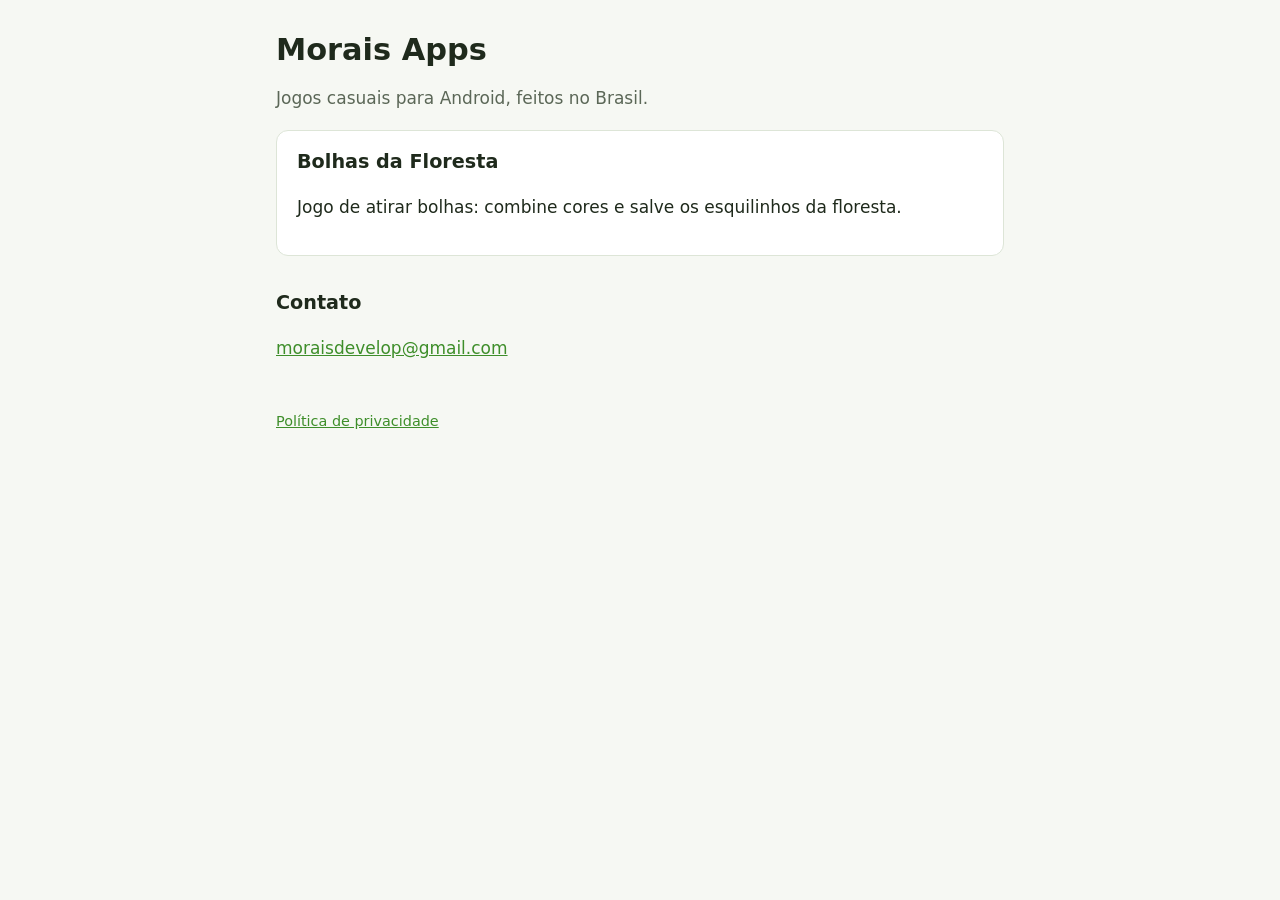
<file: index.html>
<!doctype html>
<html lang="pt-BR">
<head>
<meta charset="utf-8">
<meta name="viewport" content="width=device-width, initial-scale=1">
<title>Morais Apps</title>
<meta name="description" content="Jogos casuais para Android, feitos no Brasil.">
<link rel="stylesheet" href="style.css">
</head>
<body>
<main>
  <h1>Morais Apps</h1>
  <p class="muted">Jogos casuais para Android, feitos no Brasil.</p>

  <div class="card">
    <h2 style="margin-top:0">Bolhas da Floresta</h2>
    <p>Jogo de atirar bolhas: combine cores e salve os esquilinhos da floresta.</p>
  </div>

  <h2>Contato</h2>
  <p><a href="mailto:moraisdevelop@gmail.com">moraisdevelop@gmail.com</a></p>

  <footer>
    <a href="privacidade/">Política de privacidade</a>
  </footer>
</main>
</body>
</html>
</file>
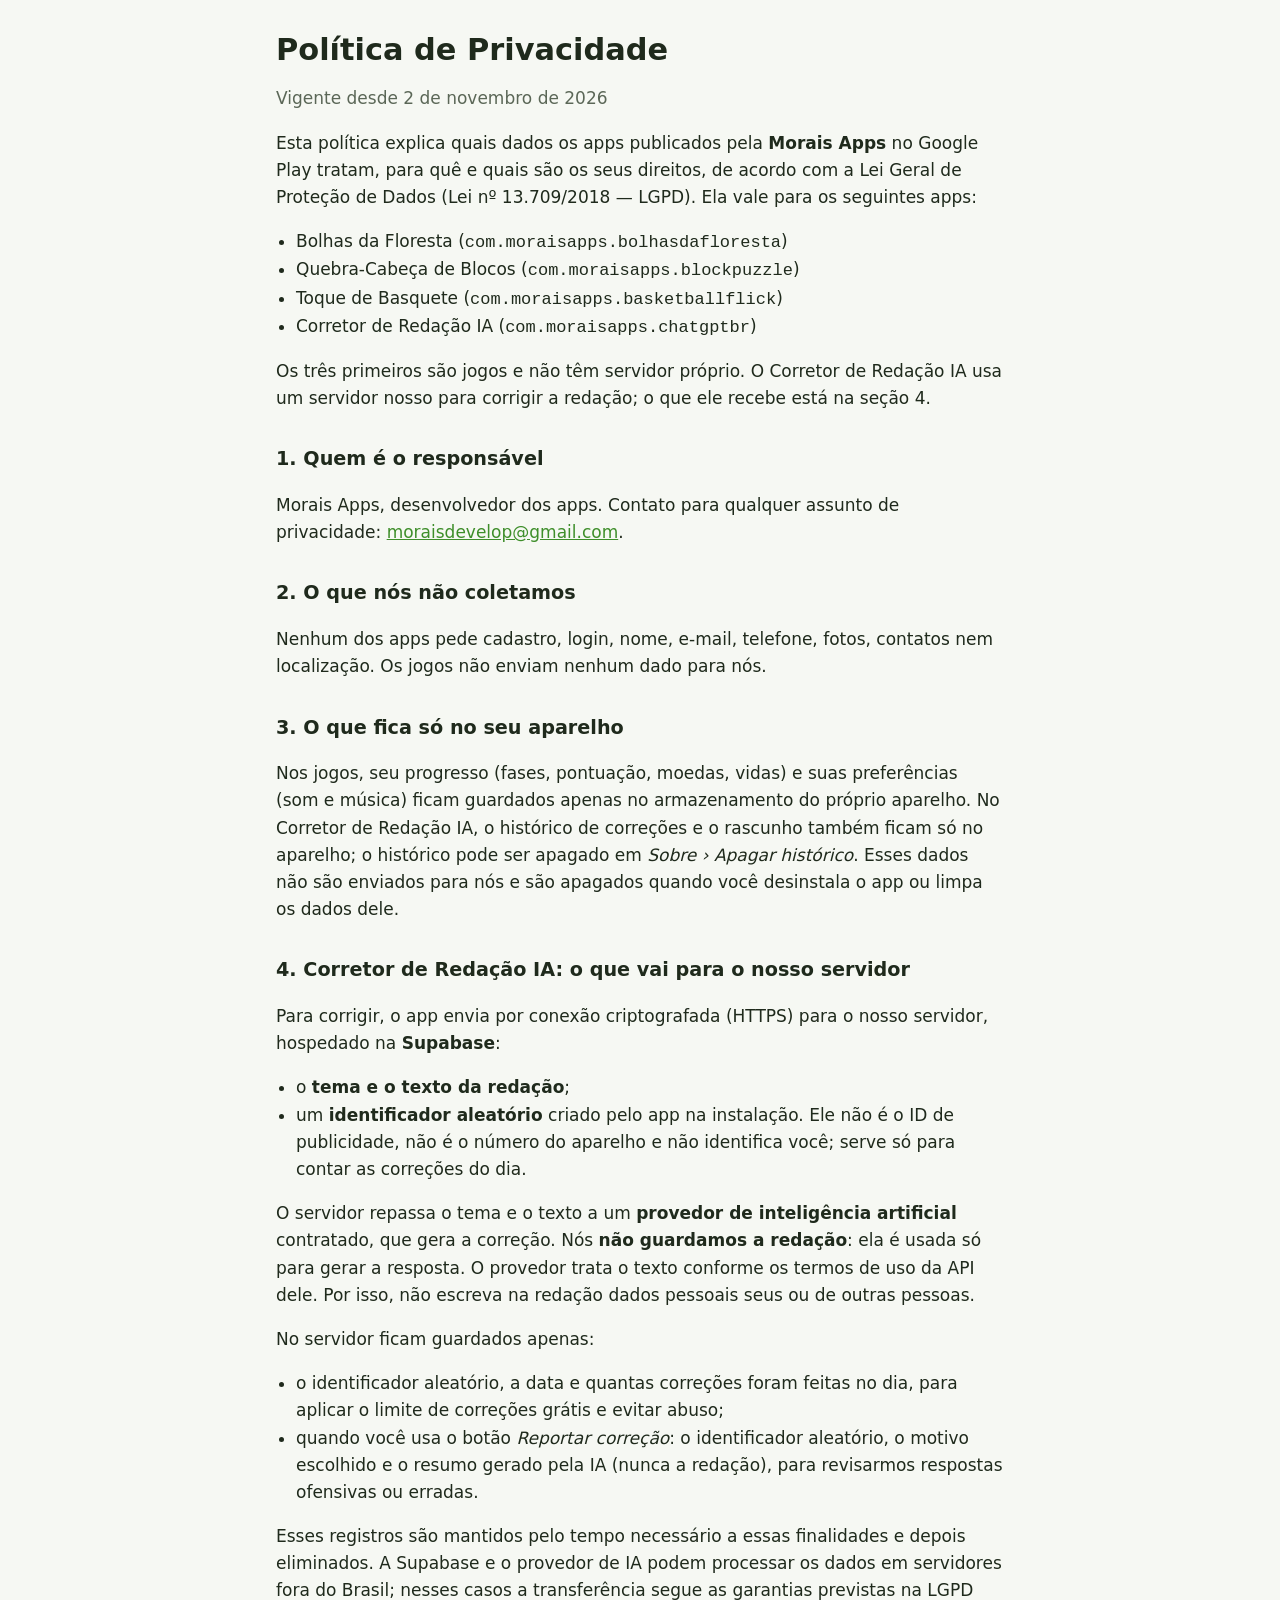
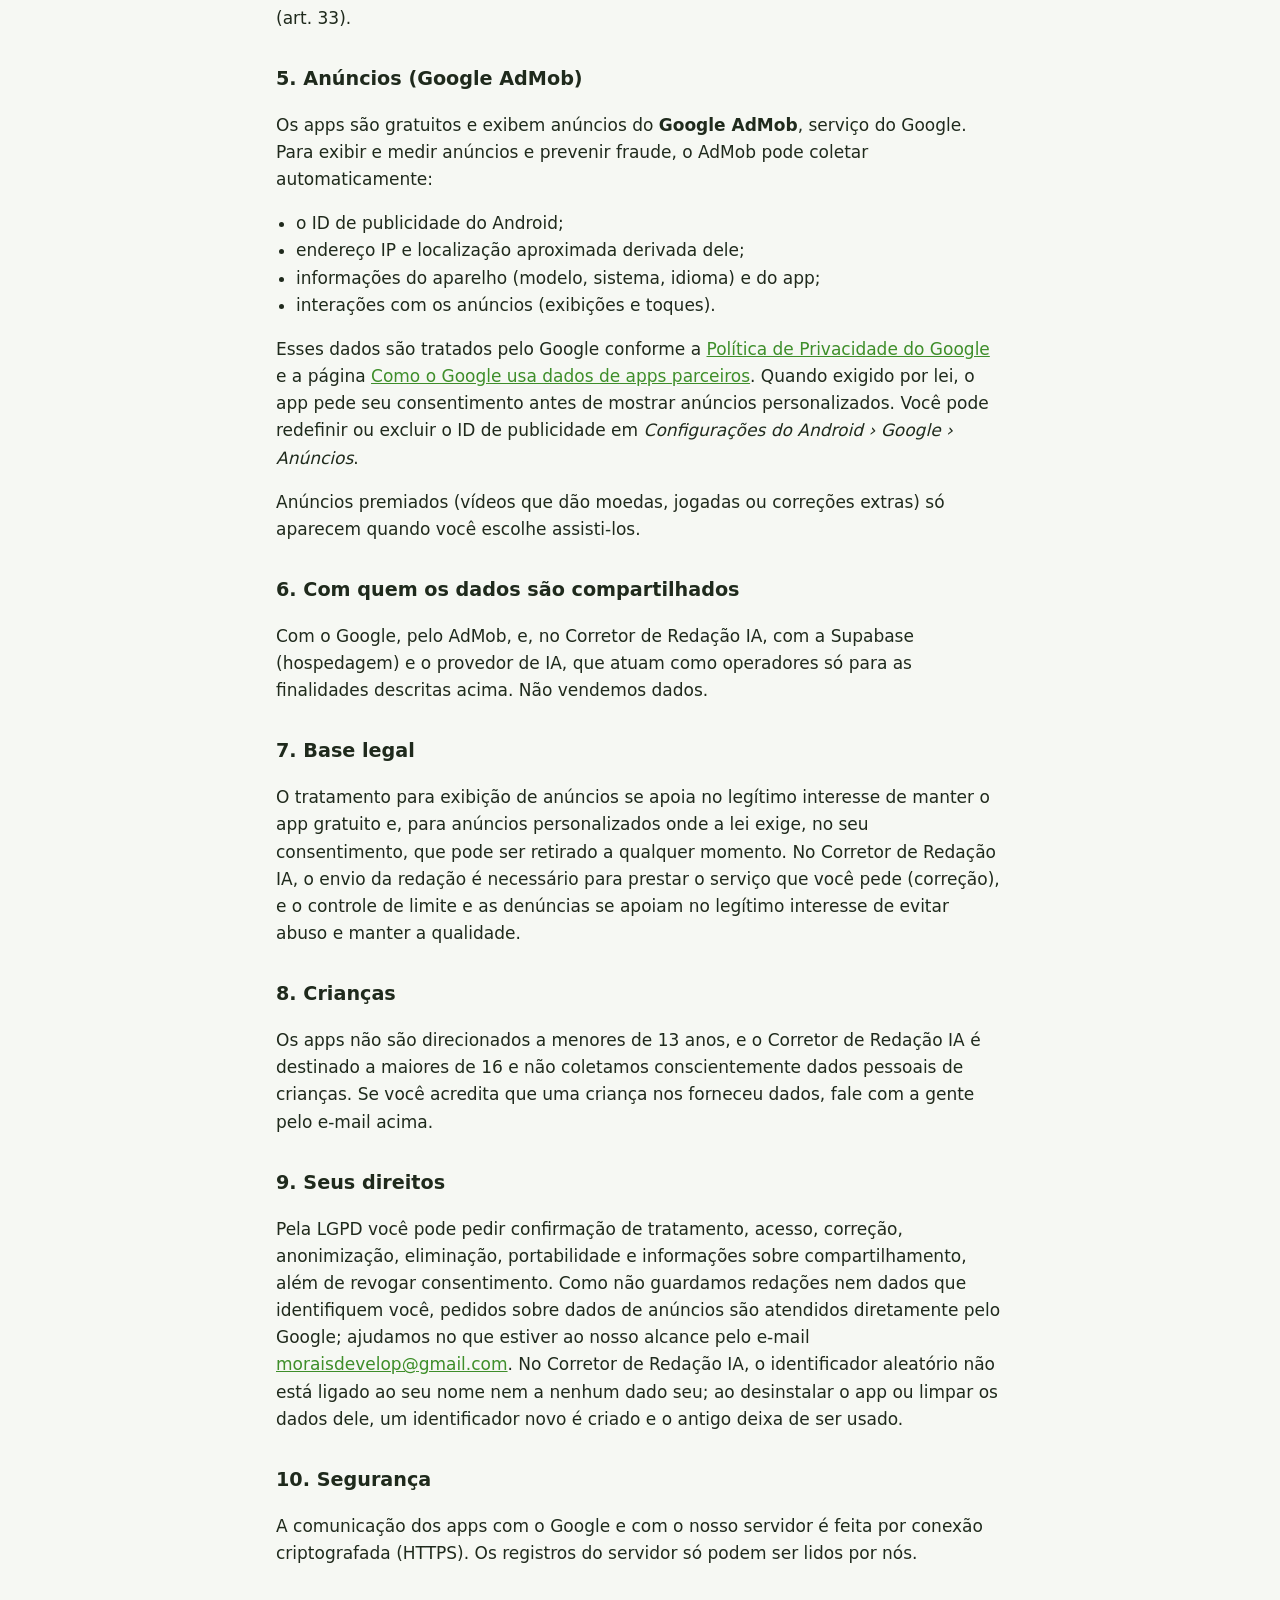
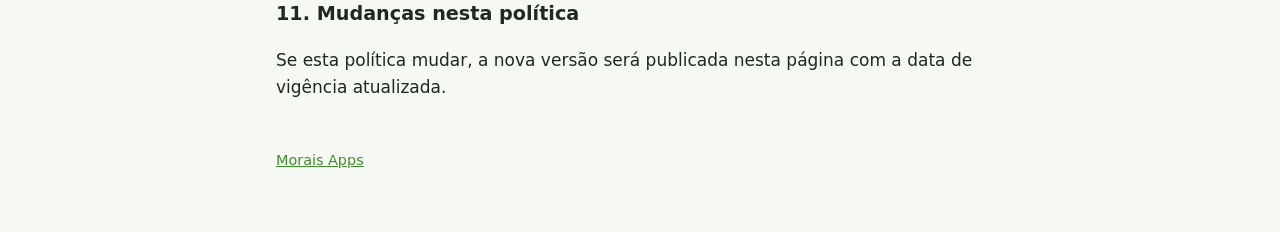
<file: privacidade/index.html>
<!doctype html>
<html lang="pt-BR">
<head>
<meta charset="utf-8">
<meta name="viewport" content="width=device-width, initial-scale=1">
<title>Política de Privacidade — Morais Apps</title>
<meta name="description" content="Política de privacidade dos apps da Morais Apps no Google Play.">
<link rel="stylesheet" href="../style.css">
</head>
<body>
<main>
  <h1>Política de Privacidade</h1>
  <p class="muted">Vigente desde 2 de novembro de 2026</p>

  <p>Esta política explica quais dados os apps publicados pela <strong>Morais Apps</strong> no Google Play
  tratam, para quê e quais são os seus direitos, de acordo com a Lei Geral de Proteção de Dados
  (Lei nº 13.709/2018 — LGPD). Ela vale para os seguintes apps:</p>
  <ul>
    <li>Bolhas da Floresta (<code>com.moraisapps.bolhasdafloresta</code>)</li>
    <li>Quebra-Cabeça de Blocos (<code>com.moraisapps.blockpuzzle</code>)</li>
    <li>Toque de Basquete (<code>com.moraisapps.basketballflick</code>)</li>
    <li>Corretor de Redação IA (<code>com.moraisapps.chatgptbr</code>)</li>
  </ul>
  <p>Os três primeiros são jogos e não têm servidor próprio. O Corretor de Redação IA usa um servidor
  nosso para corrigir a redação; o que ele recebe está na seção 4.</p>

  <h2>1. Quem é o responsável</h2>
  <p>Morais Apps, desenvolvedor dos apps. Contato para qualquer assunto de privacidade:
  <a href="mailto:moraisdevelop@gmail.com">moraisdevelop@gmail.com</a>.</p>

  <h2>2. O que nós não coletamos</h2>
  <p>Nenhum dos apps pede cadastro, login, nome, e-mail, telefone, fotos, contatos nem localização.
  Os jogos não enviam nenhum dado para nós.</p>

  <h2>3. O que fica só no seu aparelho</h2>
  <p>Nos jogos, seu progresso (fases, pontuação, moedas, vidas) e suas preferências (som e música) ficam
  guardados apenas no armazenamento do próprio aparelho. No Corretor de Redação IA, o histórico de correções
  e o rascunho também ficam só no aparelho; o histórico pode ser apagado em <em>Sobre › Apagar histórico</em>.
  Esses dados não são enviados para nós e são apagados quando você desinstala o app ou limpa os dados dele.</p>

  <h2>4. Corretor de Redação IA: o que vai para o nosso servidor</h2>
  <p>Para corrigir, o app envia por conexão criptografada (HTTPS) para o nosso servidor, hospedado na
  <strong>Supabase</strong>:</p>
  <ul>
    <li>o <strong>tema e o texto da redação</strong>;</li>
    <li>um <strong>identificador aleatório</strong> criado pelo app na instalação. Ele não é o ID de publicidade,
    não é o número do aparelho e não identifica você; serve só para contar as correções do dia.</li>
  </ul>
  <p>O servidor repassa o tema e o texto a um <strong>provedor de inteligência artificial</strong> contratado, que
  gera a correção. Nós <strong>não guardamos a redação</strong>: ela é usada só para gerar a resposta. O provedor
  trata o texto conforme os termos de uso da API dele. Por isso, não escreva na redação dados pessoais seus
  ou de outras pessoas.</p>
  <p>No servidor ficam guardados apenas:</p>
  <ul>
    <li>o identificador aleatório, a data e quantas correções foram feitas no dia, para aplicar o limite
    de correções grátis e evitar abuso;</li>
    <li>quando você usa o botão <em>Reportar correção</em>: o identificador aleatório, o motivo escolhido e o
    resumo gerado pela IA (nunca a redação), para revisarmos respostas ofensivas ou erradas.</li>
  </ul>
  <p>Esses registros são mantidos pelo tempo necessário a essas finalidades e depois eliminados.
  A Supabase e o provedor de IA podem processar os dados em servidores fora do Brasil; nesses casos a
  transferência segue as garantias previstas na LGPD (art. 33).</p>

  <h2>5. Anúncios (Google AdMob)</h2>
  <p>Os apps são gratuitos e exibem anúncios do <strong>Google AdMob</strong>, serviço do Google.
  Para exibir e medir anúncios e prevenir fraude, o AdMob pode coletar automaticamente:</p>
  <ul>
    <li>o ID de publicidade do Android;</li>
    <li>endereço IP e localização aproximada derivada dele;</li>
    <li>informações do aparelho (modelo, sistema, idioma) e do app;</li>
    <li>interações com os anúncios (exibições e toques).</li>
  </ul>
  <p>Esses dados são tratados pelo Google conforme a
  <a href="https://policies.google.com/privacy">Política de Privacidade do Google</a> e a página
  <a href="https://policies.google.com/technologies/partner-sites">Como o Google usa dados de apps parceiros</a>.
  Quando exigido por lei, o app pede seu consentimento antes de mostrar anúncios personalizados.
  Você pode redefinir ou excluir o ID de publicidade em
  <em>Configurações do Android › Google › Anúncios</em>.</p>
  <p>Anúncios premiados (vídeos que dão moedas, jogadas ou correções extras) só aparecem quando você escolhe assisti-los.</p>

  <h2>6. Com quem os dados são compartilhados</h2>
  <p>Com o Google, pelo AdMob, e, no Corretor de Redação IA, com a Supabase (hospedagem) e o provedor de IA,
  que atuam como operadores só para as finalidades descritas acima. Não vendemos dados.</p>

  <h2>7. Base legal</h2>
  <p>O tratamento para exibição de anúncios se apoia no legítimo interesse de manter o app gratuito
  e, para anúncios personalizados onde a lei exige, no seu consentimento, que pode ser retirado a qualquer momento.
  No Corretor de Redação IA, o envio da redação é necessário para prestar o serviço que você pede (correção),
  e o controle de limite e as denúncias se apoiam no legítimo interesse de evitar abuso e manter a qualidade.</p>

  <h2>8. Crianças</h2>
  <p>Os apps não são direcionados a menores de 13 anos, e o Corretor de Redação IA é destinado a maiores de 16 e não coletamos conscientemente dados pessoais
  de crianças. Se você acredita que uma criança nos forneceu dados, fale com a gente pelo e-mail acima.</p>

  <h2>9. Seus direitos</h2>
  <p>Pela LGPD você pode pedir confirmação de tratamento, acesso, correção, anonimização, eliminação,
  portabilidade e informações sobre compartilhamento, além de revogar consentimento. Como não guardamos
  redações nem dados que identifiquem você, pedidos sobre dados de anúncios são atendidos diretamente pelo Google;
  ajudamos no que estiver ao nosso alcance pelo e-mail
  <a href="mailto:moraisdevelop@gmail.com">moraisdevelop@gmail.com</a>.
  No Corretor de Redação IA, o identificador aleatório não está ligado ao seu nome nem a nenhum dado seu;
  ao desinstalar o app ou limpar os dados dele, um identificador novo é criado e o antigo deixa de ser usado.</p>

  <h2>10. Segurança</h2>
  <p>A comunicação dos apps com o Google e com o nosso servidor é feita por conexão criptografada (HTTPS).
  Os registros do servidor só podem ser lidos por nós.</p>

  <h2>11. Mudanças nesta política</h2>
  <p>Se esta política mudar, a nova versão será publicada nesta página com a data de vigência atualizada.</p>

  <footer><a href="../">Morais Apps</a></footer>
</main>
</body>
</html>
</file>
<file: style.css>
:root { --bg: #f6f8f3; --fg: #1f2a1c; --muted: #5b6757; --accent: #3e8e2a; --card: #ffffff; --line: #dde5d7; }
@media (prefers-color-scheme: dark) {
  :root { --bg: #141a12; --fg: #e8eee4; --muted: #a3b09d; --accent: #8fd16f; --card: #1c2419; --line: #2c3828; }
}
* { box-sizing: border-box; }
body { margin: 0; background: var(--bg); color: var(--fg); font: 17px/1.6 system-ui, -apple-system, "Segoe UI", Roboto, sans-serif; }
main { max-width: 760px; margin: 0 auto; padding: 32px 16px 64px; }
h1 { font-size: 1.9rem; line-height: 1.2; margin: 0 0 4px; }
h2 { font-size: 1.2rem; margin: 32px 0 8px; }
p, li { color: var(--fg); }
.muted { color: var(--muted); }
a { color: var(--accent); }
.card { background: var(--card); border: 1px solid var(--line); border-radius: 12px; padding: 16px 20px; margin: 16px 0; }
ul { padding-left: 20px; }
footer { margin-top: 48px; color: var(--muted); font-size: .9rem; }
</file>
